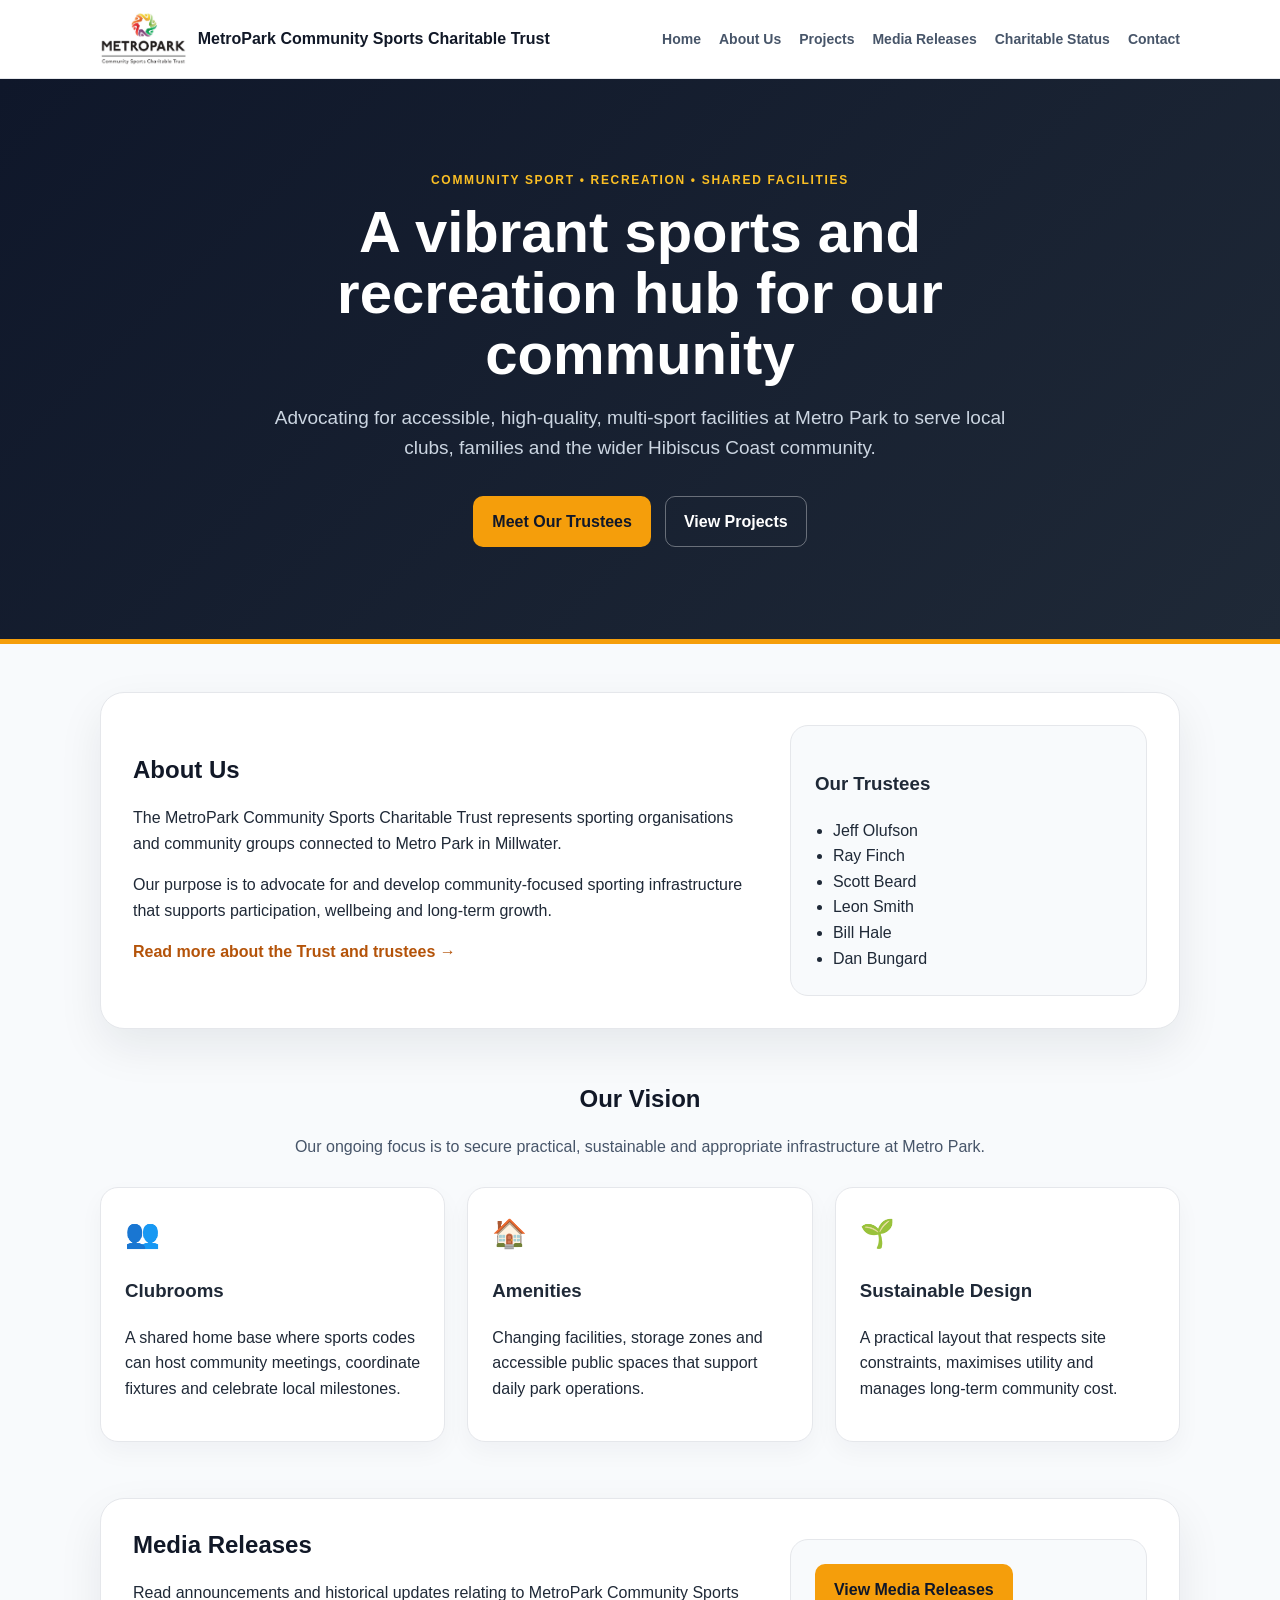
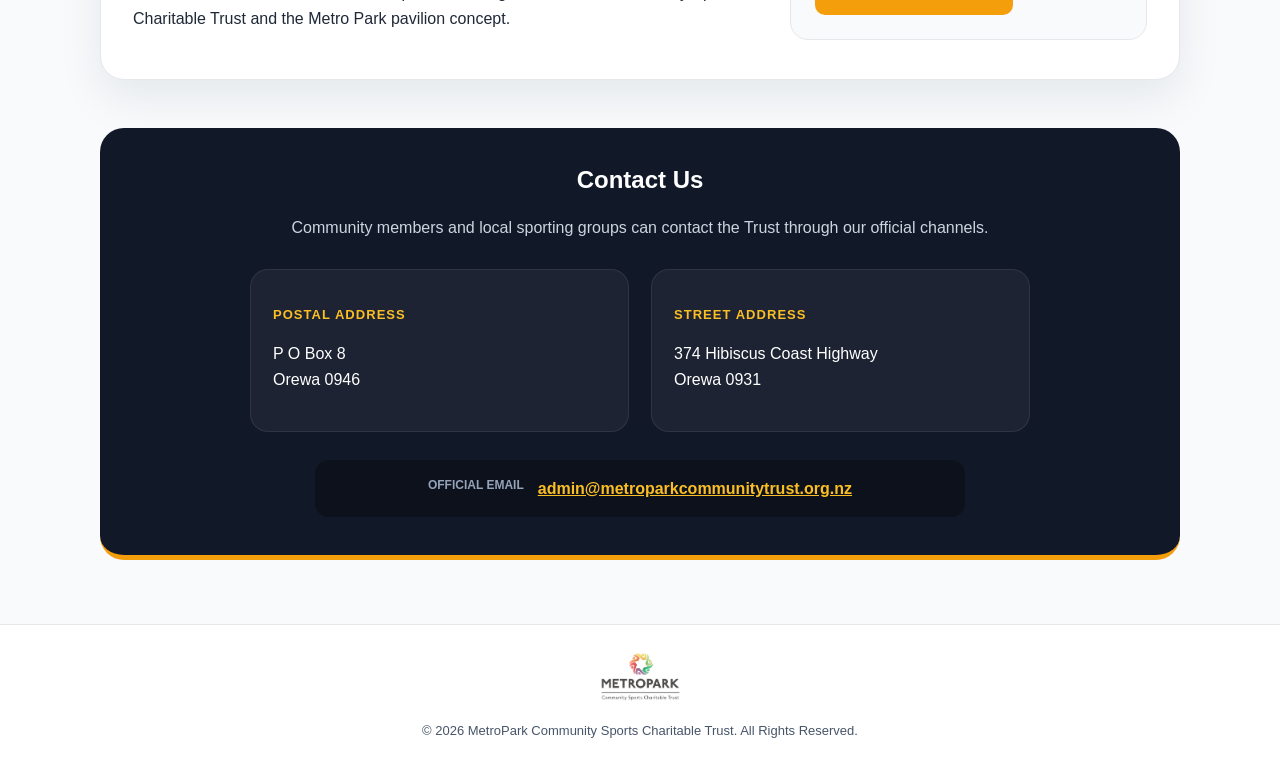
<file: index.html>
<!DOCTYPE html>
<html lang="en">
<head>
    <meta charset="UTF-8">
    <meta name="viewport" content="width=device-width, initial-scale=1.0">
    <title>MetroPark Community Sports Charitable Trust</title>
    <meta name="description" content="MetroPark Community Sports Charitable Trust">
    <link rel="stylesheet" href="style.css">
</head>
<body>
<header class="site-header">
    <div class="container header-inner">
        <a class="brand" href="index.html" aria-label="MetroPark Community Sports Charitable Trust home">
            <img src="images/logo.jpg" alt="MetroPark Community Sports Charitable Trust Logo">
            <span>MetroPark Community Sports Charitable Trust</span>
        </a>
        <nav class="site-nav" aria-label="Main navigation">
    <a href="index.html">Home</a>
    <a href="about.html">About Us</a>
    <a href="projects.html">Projects</a>
    <a href="media-releases.html">Media Releases</a>
    <a href="charity/">Charitable Status</a>
    <a href="index.html#contact">Contact</a>
</nav>
    </div>
</header>

<section class="hero">
    <div class="container hero-content">
        <p class="eyebrow">Community sport • Recreation • Shared facilities</p>
        <h1>A vibrant sports and recreation hub for our community</h1>
        <p class="lead">Advocating for accessible, high-quality, multi-sport facilities at Metro Park to serve local clubs, families and the wider Hibiscus Coast community.</p>
        <div class="hero-actions">
            <a class="button primary" href="about.html">Meet Our Trustees</a>
            <a class="button secondary" href="projects.html">View Projects</a>
        </div>
    </div>
</section>

<main class="container page-content">
    <section class="split-card" id="about">
        <div>
            <h2>About Us</h2>
            <p>The MetroPark Community Sports Charitable Trust represents sporting organisations and community groups connected to Metro Park in Millwater.</p>
            <p>Our purpose is to advocate for and develop community-focused sporting infrastructure that supports participation, wellbeing and long-term growth.</p>
            <a class="text-link" href="about.html">Read more about the Trust and trustees →</a>
        </div>
        <aside class="highlight-card">
            <h3>Our Trustees</h3>
            <ul class="clean-list">
                <li>Jeff Olufson</li>
                <li>Ray Finch</li>
                <li>Scott Beard</li>
                <li>Leon Smith</li>
                <li>Bill Hale</li>
                <li>Dan Bungard</li>
            </ul>
        </aside>
    </section>

    <section class="section" id="vision">
        <div class="section-heading">
            <h2>Our Vision</h2>
            <p>Our ongoing focus is to secure practical, sustainable and appropriate infrastructure at Metro Park.</p>
        </div>
        <div class="card-grid three">
            <article class="info-card">
                <div class="icon">👥</div>
                <h3>Clubrooms</h3>
                <p>A shared home base where sports codes can host community meetings, coordinate fixtures and celebrate local milestones.</p>
            </article>
            <article class="info-card">
                <div class="icon">🏠</div>
                <h3>Amenities</h3>
                <p>Changing facilities, storage zones and accessible public spaces that support daily park operations.</p>
            </article>
            <article class="info-card">
                <div class="icon">🌱</div>
                <h3>Sustainable Design</h3>
                <p>A practical layout that respects site constraints, maximises utility and manages long-term community cost.</p>
            </article>
        </div>
    </section>

    <section class="split-card">
        <div>
            <h2>Media Releases</h2>
            <p>Read announcements and historical updates relating to MetroPark Community Sports Charitable Trust and the Metro Park pavilion concept.</p>
        </div>
        <div class="cta-box">
            <a class="button primary" href="media-releases.html">View Media Releases</a>
        </div>
    </section>

    <section class="contact-section" id="contact">
        <div class="section-heading light">
            <h2>Contact Us</h2>
            <p>Community members and local sporting groups can contact the Trust through our official channels.</p>
        </div>
        <div class="contact-grid">
            <div>
                <h3>Postal Address</h3>
                <p>P O Box 8<br>Orewa 0946</p>
            </div>
            <div>
                <h3>Street Address</h3>
                <p>374 Hibiscus Coast Highway<br>Orewa 0931</p>
            </div>
        </div>
        <div class="email-box">
            <span>Official Email</span>
            <a href="mailto:admin@metroparkcommunitytrust.org.nz">admin@metroparkcommunitytrust.org.nz</a>
        </div>
    </section>
</main>

<footer class="site-footer">
    <div class="container footer-inner">
        <img src="images/logo.jpg" alt="MetroPark Community Sports Charitable Trust Logo">
        <p>&copy; 2026 MetroPark Community Sports Charitable Trust. All Rights Reserved.</p>
    </div>
</footer>
</body>
</html>
</file>
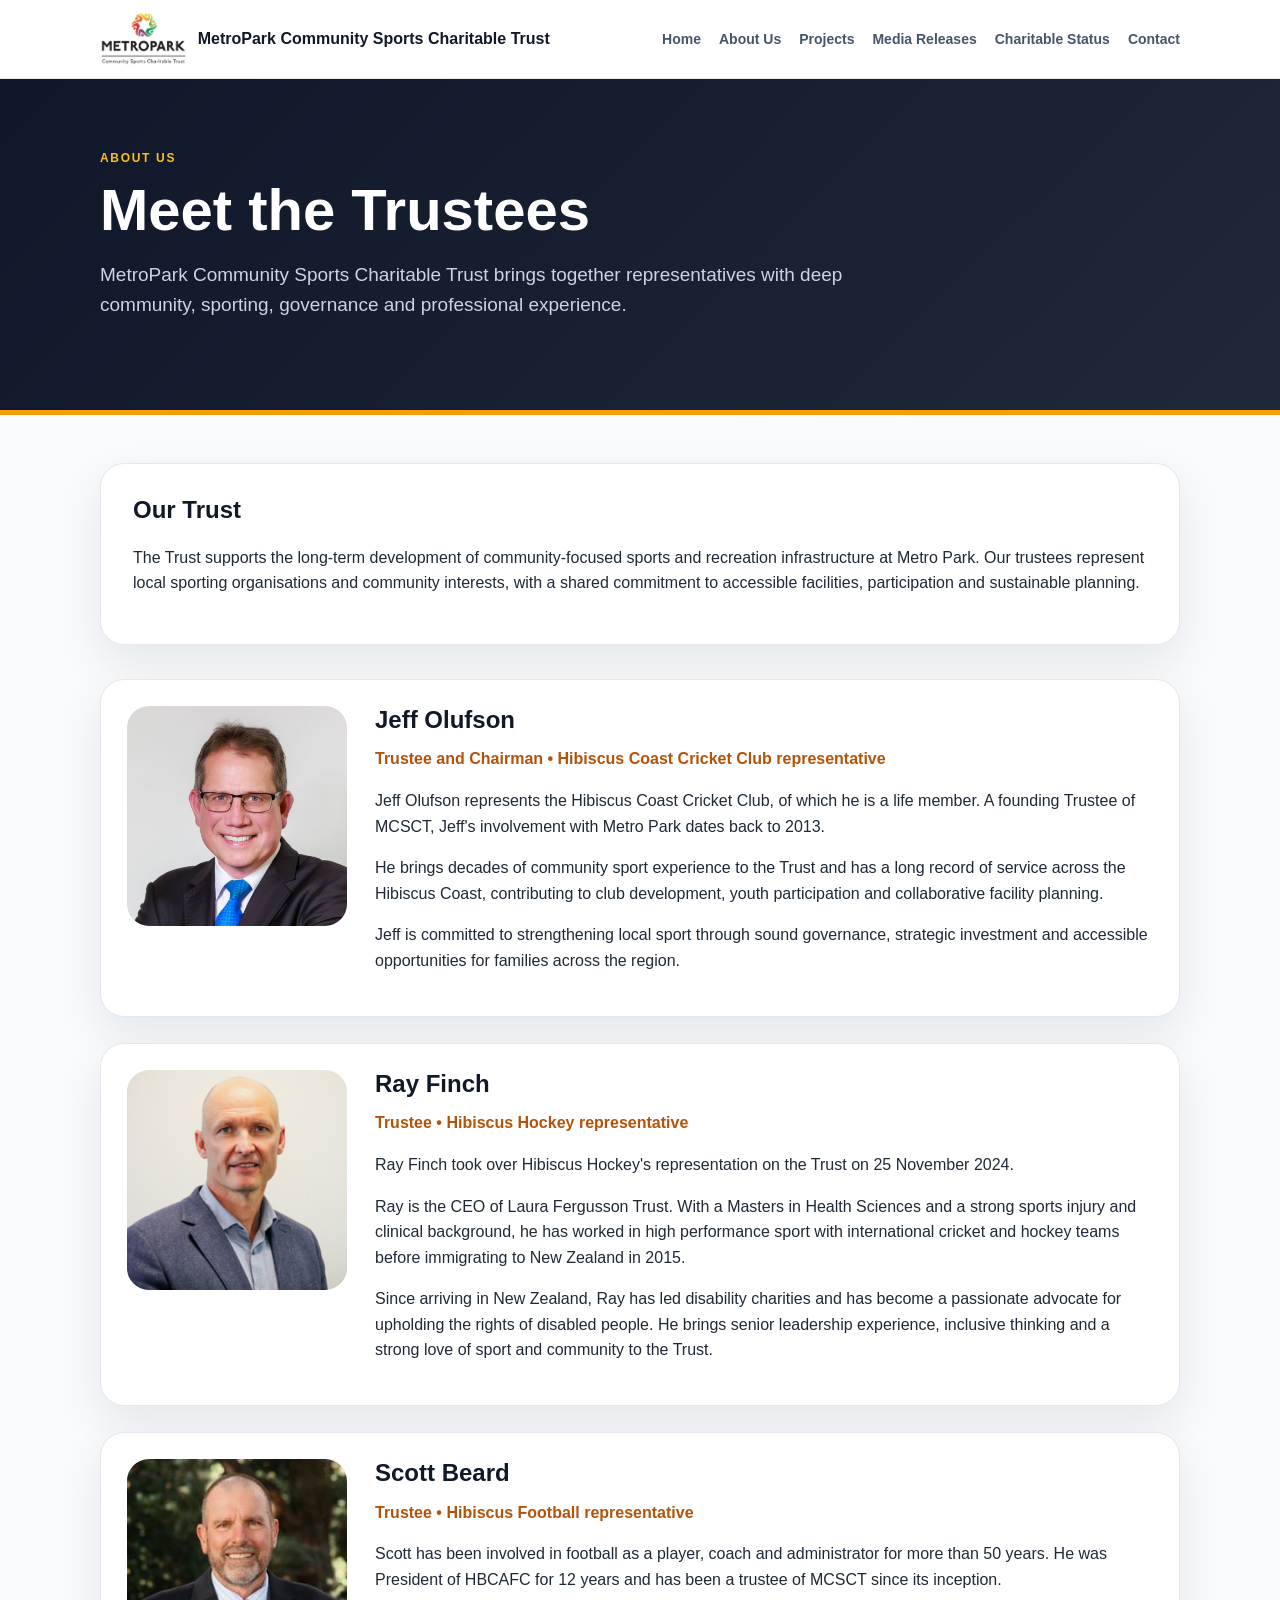
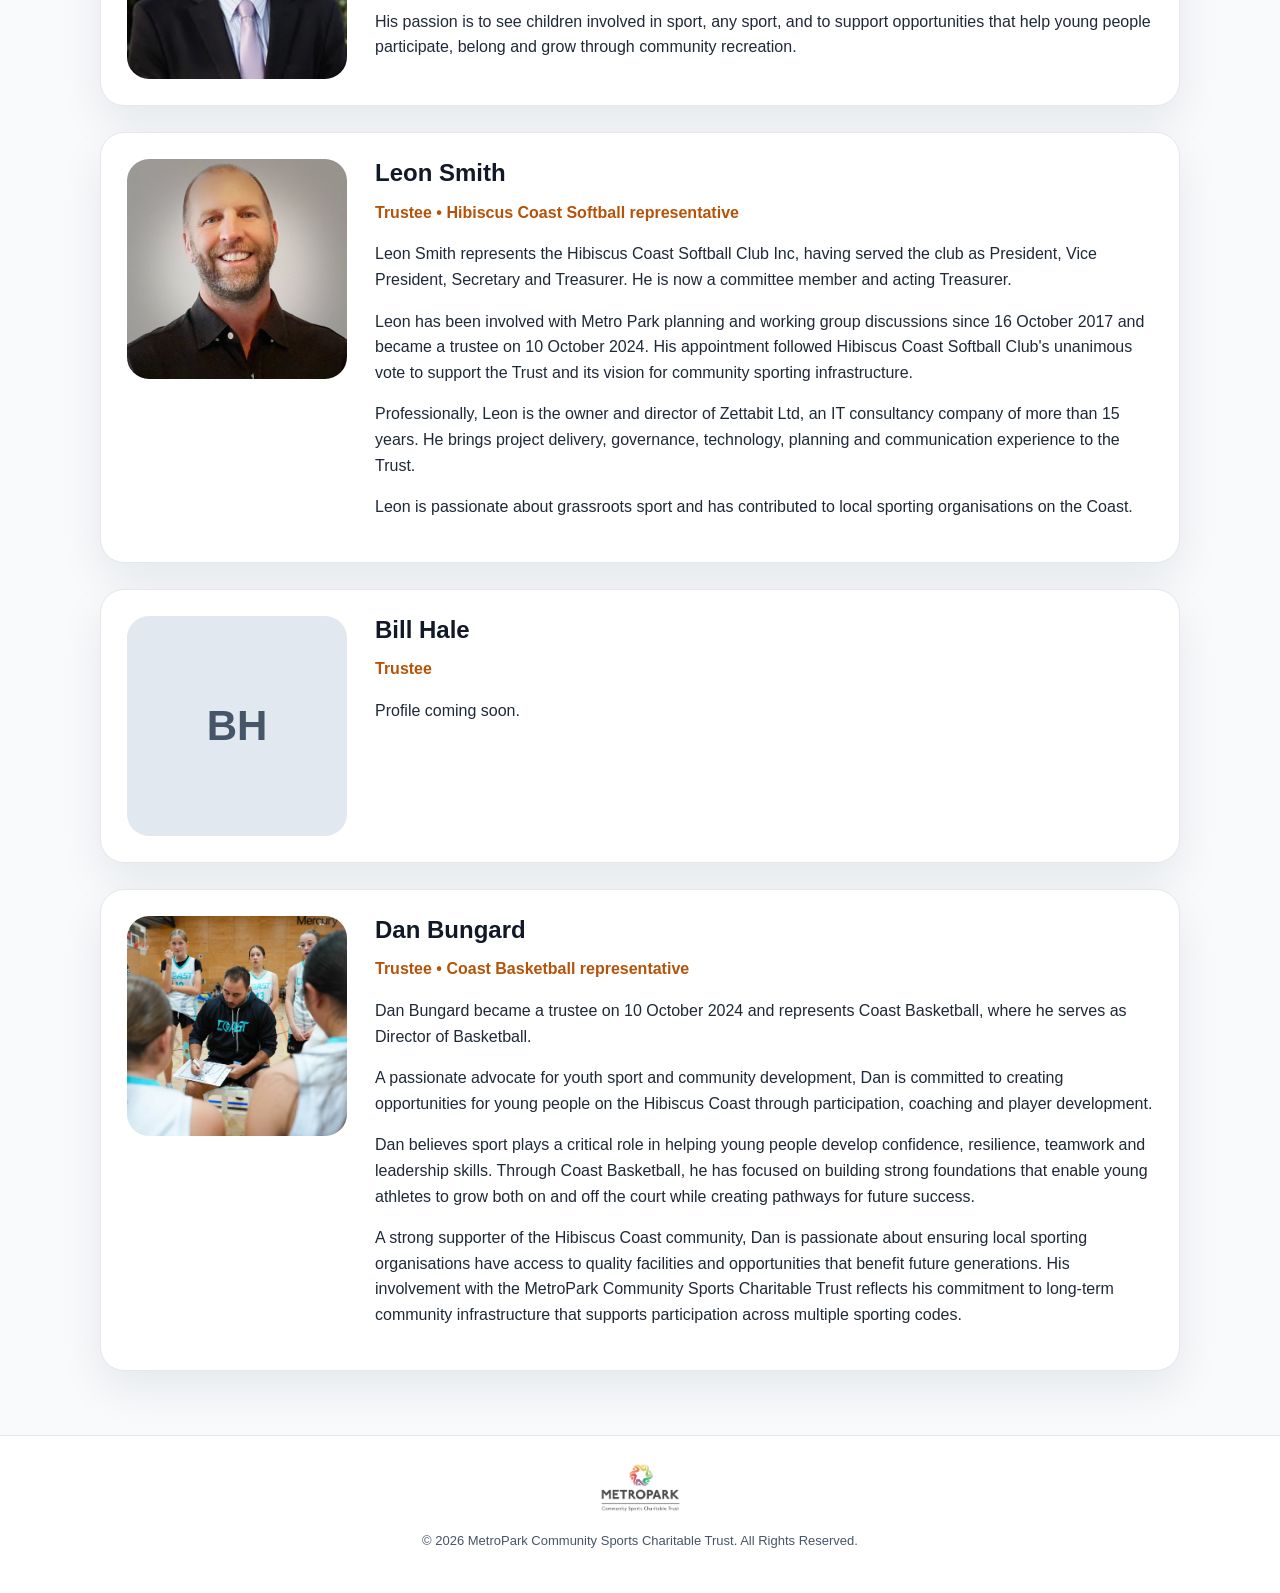
<file: about.html>
<!DOCTYPE html>
<html lang="en">
<head>
    <meta charset="UTF-8">
    <meta name="viewport" content="width=device-width, initial-scale=1.0">
    <title>About Us | MetroPark Community Sports Charitable Trust</title>
    <meta name="description" content="MetroPark Community Sports Charitable Trust">
    <link rel="stylesheet" href="style.css">
</head>
<body>
<header class="site-header">
    <div class="container header-inner">
        <a class="brand" href="index.html" aria-label="MetroPark Community Sports Charitable Trust home">
            <img src="images/logo.jpg" alt="MetroPark Community Sports Charitable Trust Logo">
            <span>MetroPark Community Sports Charitable Trust</span>
        </a>
        <nav class="site-nav" aria-label="Main navigation">
            <a href="index.html">Home</a>
            <a href="about.html">About Us</a>
            <a href="projects.html">Projects</a>
            <a href="media-releases.html">Media Releases</a>
            <a href="charity/">Charitable Status</a>
            <a href="index.html#contact">Contact</a>
        </nav>
    </div>
</header>

<section class="page-hero">
    <div class="container">
        <p class="eyebrow">About Us</p>
        <h1>Meet the Trustees</h1>
        <p class="lead">MetroPark Community Sports Charitable Trust brings together representatives with deep community, sporting, governance and professional experience.</p>
    </div>
</section>

<main class="container page-content">
    <section class="intro-card">
        <h2>Our Trust</h2>
        <p>The Trust supports the long-term development of community-focused sports and recreation infrastructure at Metro Park. Our trustees represent local sporting organisations and community interests, with a shared commitment to accessible facilities, participation and sustainable planning.</p>
    </section>

    <section class="trustee-grid">
        <article class="trustee-card">
            <img src="images/trustee-jeff-olufson.png" alt="Jeff Olufson">
            <div>
                <h2>Jeff Olufson</h2>
                <p class="role">Trustee and Chairman • Hibiscus Coast Cricket Club representative</p>
                <p>Jeff Olufson represents the Hibiscus Coast Cricket Club, of which he is a life member. A founding Trustee of MCSCT, Jeff's involvement with Metro Park dates back to 2013.</p>
                <p>He brings decades of community sport experience to the Trust and has a long record of service across the Hibiscus Coast, contributing to club development, youth participation and collaborative facility planning.</p>
                <p>Jeff is committed to strengthening local sport through sound governance, strategic investment and accessible opportunities for families across the region.</p>
            </div>
        </article>

        <article class="trustee-card">
            <img src="images/trustee-ray-finch.png" alt="Ray Finch">
            <div>
                <h2>Ray Finch</h2>
                <p class="role">Trustee • Hibiscus Hockey representative</p>
                <p>Ray Finch took over Hibiscus Hockey's representation on the Trust on 25 November 2024.</p>
                <p>Ray is the CEO of Laura Fergusson Trust. With a Masters in Health Sciences and a strong sports injury and clinical background, he has worked in high performance sport with international cricket and hockey teams before immigrating to New Zealand in 2015.</p>
                <p>Since arriving in New Zealand, Ray has led disability charities and has become a passionate advocate for upholding the rights of disabled people. He brings senior leadership experience, inclusive thinking and a strong love of sport and community to the Trust.</p>
            </div>
        </article>

        <article class="trustee-card">
            <img src="images/trustee-scott-beard.jpg" alt="Scott Beard">
            <div>
                <h2>Scott Beard</h2>
                <p class="role">Trustee • Hibiscus Football representative</p>
                <p>Scott has been involved in football as a player, coach and administrator for more than 50 years. He was President of HBCAFC for 12 years and has been a trustee of MCSCT since its inception.</p>
                <p>His passion is to see children involved in sport, any sport, and to support opportunities that help young people participate, belong and grow through community recreation.</p>
            </div>
        </article>

        <article class="trustee-card">
            <img src="images/trustee-leon-smith.jpg" alt="Leon Smith">
            <div>
                <h2>Leon Smith</h2>
                <p class="role">Trustee • Hibiscus Coast Softball representative</p>
                <p>Leon Smith represents the Hibiscus Coast Softball Club Inc, having served the club as President, Vice President, Secretary and Treasurer. He is now a committee member and acting Treasurer.</p>
                <p>Leon has been involved with Metro Park planning and working group discussions since 16 October 2017 and became a trustee on 10 October 2024. His appointment followed Hibiscus Coast Softball Club's unanimous vote to support the Trust and its vision for community sporting infrastructure.</p>
                <p>Professionally, Leon is the owner and director of Zettabit Ltd, an IT consultancy company of more than 15 years. He brings project delivery, governance, technology, planning and communication experience to the Trust.</p>
                <p>Leon is passionate about grassroots sport and has contributed to local sporting organisations on the Coast.</p>
            </div>
        </article>

        <article class="trustee-card placeholder-card">
            <div class="photo-placeholder">BH</div>
            <div>
                <h2>Bill Hale</h2>
                <p class="role">Trustee</p>
                <p>Profile coming soon.</p>
            </div>
        </article>

        <article class="trustee-card">
            <img src="images/trustee-dan-bungard.png" alt="Dan Bungard">
            <div>
                <h2>Dan Bungard</h2>
                <p class="role">Trustee • Coast Basketball representative</p>
                <p>Dan Bungard became a trustee on 10 October 2024 and represents Coast Basketball, where he serves as Director of Basketball.</p>
                <p>A passionate advocate for youth sport and community development, Dan is committed to creating opportunities for young people on the Hibiscus Coast through participation, coaching and player development.</p>
                <p>Dan believes sport plays a critical role in helping young people develop confidence, resilience, teamwork and leadership skills. Through Coast Basketball, he has focused on building strong foundations that enable young athletes to grow both on and off the court while creating pathways for future success.</p>
                <p>A strong supporter of the Hibiscus Coast community, Dan is passionate about ensuring local sporting organisations have access to quality facilities and opportunities that benefit future generations. His involvement with the MetroPark Community Sports Charitable Trust reflects his commitment to long-term community infrastructure that supports participation across multiple sporting codes.</p>
            </div>
        </article>
    </section>
</main>

<footer class="site-footer">
    <div class="container footer-inner">
        <img src="images/logo.jpg" alt="MetroPark Community Sports Charitable Trust Logo">
        <p>&copy; 2026 MetroPark Community Sports Charitable Trust. All Rights Reserved.</p>
    </div>
</footer>
</body>
</html>
</file>
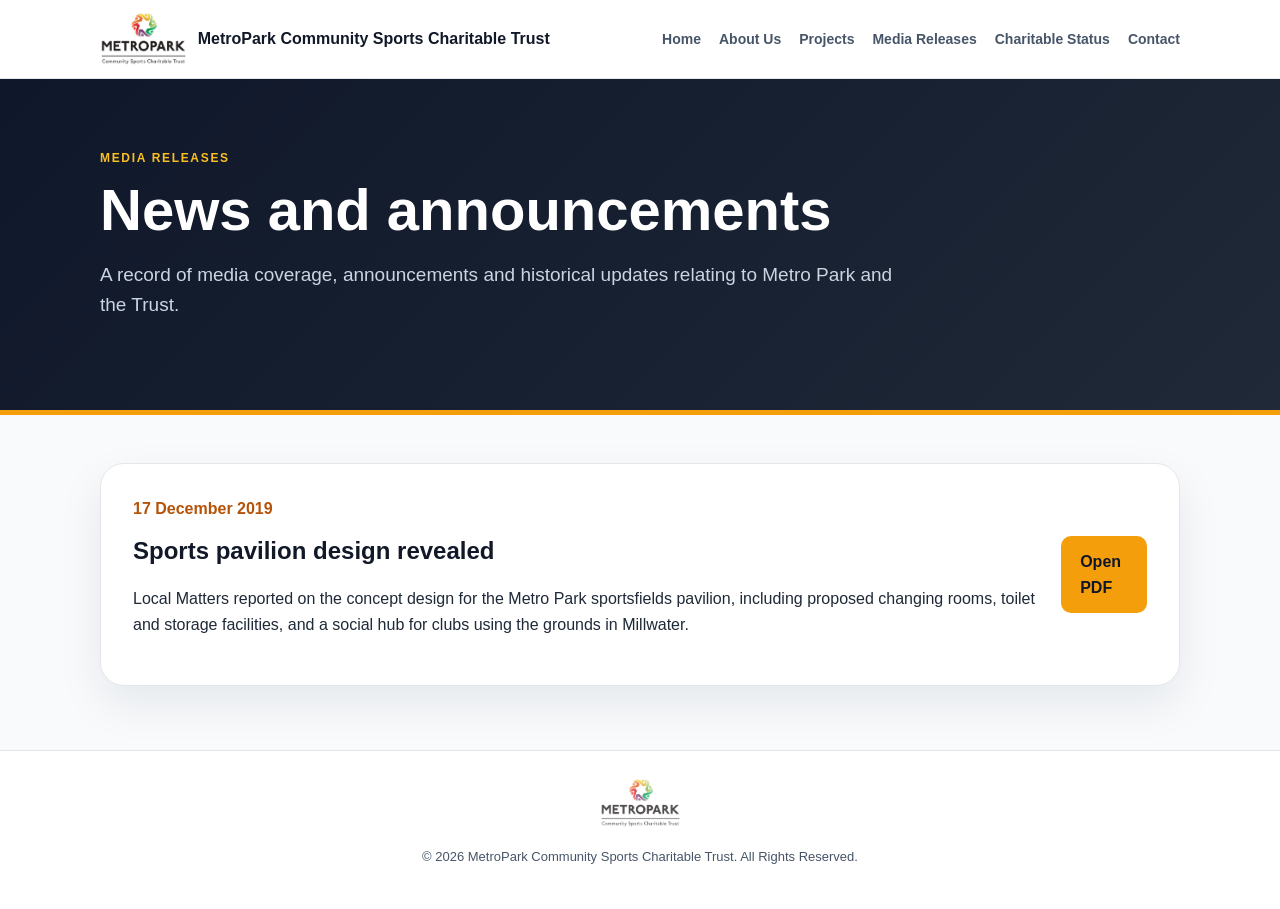
<file: media-releases.html>
<!DOCTYPE html>
<html lang="en">
<head>
    <meta charset="UTF-8">
    <meta name="viewport" content="width=device-width, initial-scale=1.0">
    <title>Media Releases | MetroPark Community Sports Charitable Trust</title>
    <meta name="description" content="MetroPark Community Sports Charitable Trust">
    <link rel="stylesheet" href="style.css">
</head>
<body>
<header class="site-header">
    <div class="container header-inner">
        <a class="brand" href="index.html" aria-label="MetroPark Community Sports Charitable Trust home">
            <img src="images/logo.jpg" alt="MetroPark Community Sports Charitable Trust Logo">
            <span>MetroPark Community Sports Charitable Trust</span>
        </a>
        <nav class="site-nav" aria-label="Main navigation">
    <a href="index.html">Home</a>
    <a href="about.html">About Us</a>
    <a href="projects.html">Projects</a>
    <a href="media-releases.html">Media Releases</a>
    <a href="charity/">Charitable Status</a>
    <a href="index.html#contact">Contact</a>
</nav>
    </div>
</header>

<section class="page-hero">
    <div class="container">
        <p class="eyebrow">Media Releases</p>
        <h1>News and announcements</h1>
        <p class="lead">A record of media coverage, announcements and historical updates relating to Metro Park and the Trust.</p>
    </div>
</section>

<main class="container page-content">
    <section class="release-list">
        <article class="release-card">
            <div>
                <p class="date">17 December 2019</p>
                <h2>Sports pavilion design revealed</h2>
                <p>Local Matters reported on the concept design for the Metro Park sportsfields pavilion, including proposed changing rooms, toilet and storage facilities, and a social hub for clubs using the grounds in Millwater.</p>
            </div>
            <a class="button primary" href="documents/media-releases/media-release-sports-pavilion-design-revealed-2019.pdf" target="_blank" rel="noopener">Open PDF</a>
        </article>
    </section>
</main>

<footer class="site-footer">
    <div class="container footer-inner">
        <img src="images/logo.jpg" alt="MetroPark Community Sports Charitable Trust Logo">
        <p>&copy; 2026 MetroPark Community Sports Charitable Trust. All Rights Reserved.</p>
    </div>
</footer>
</body>
</html>
</file>
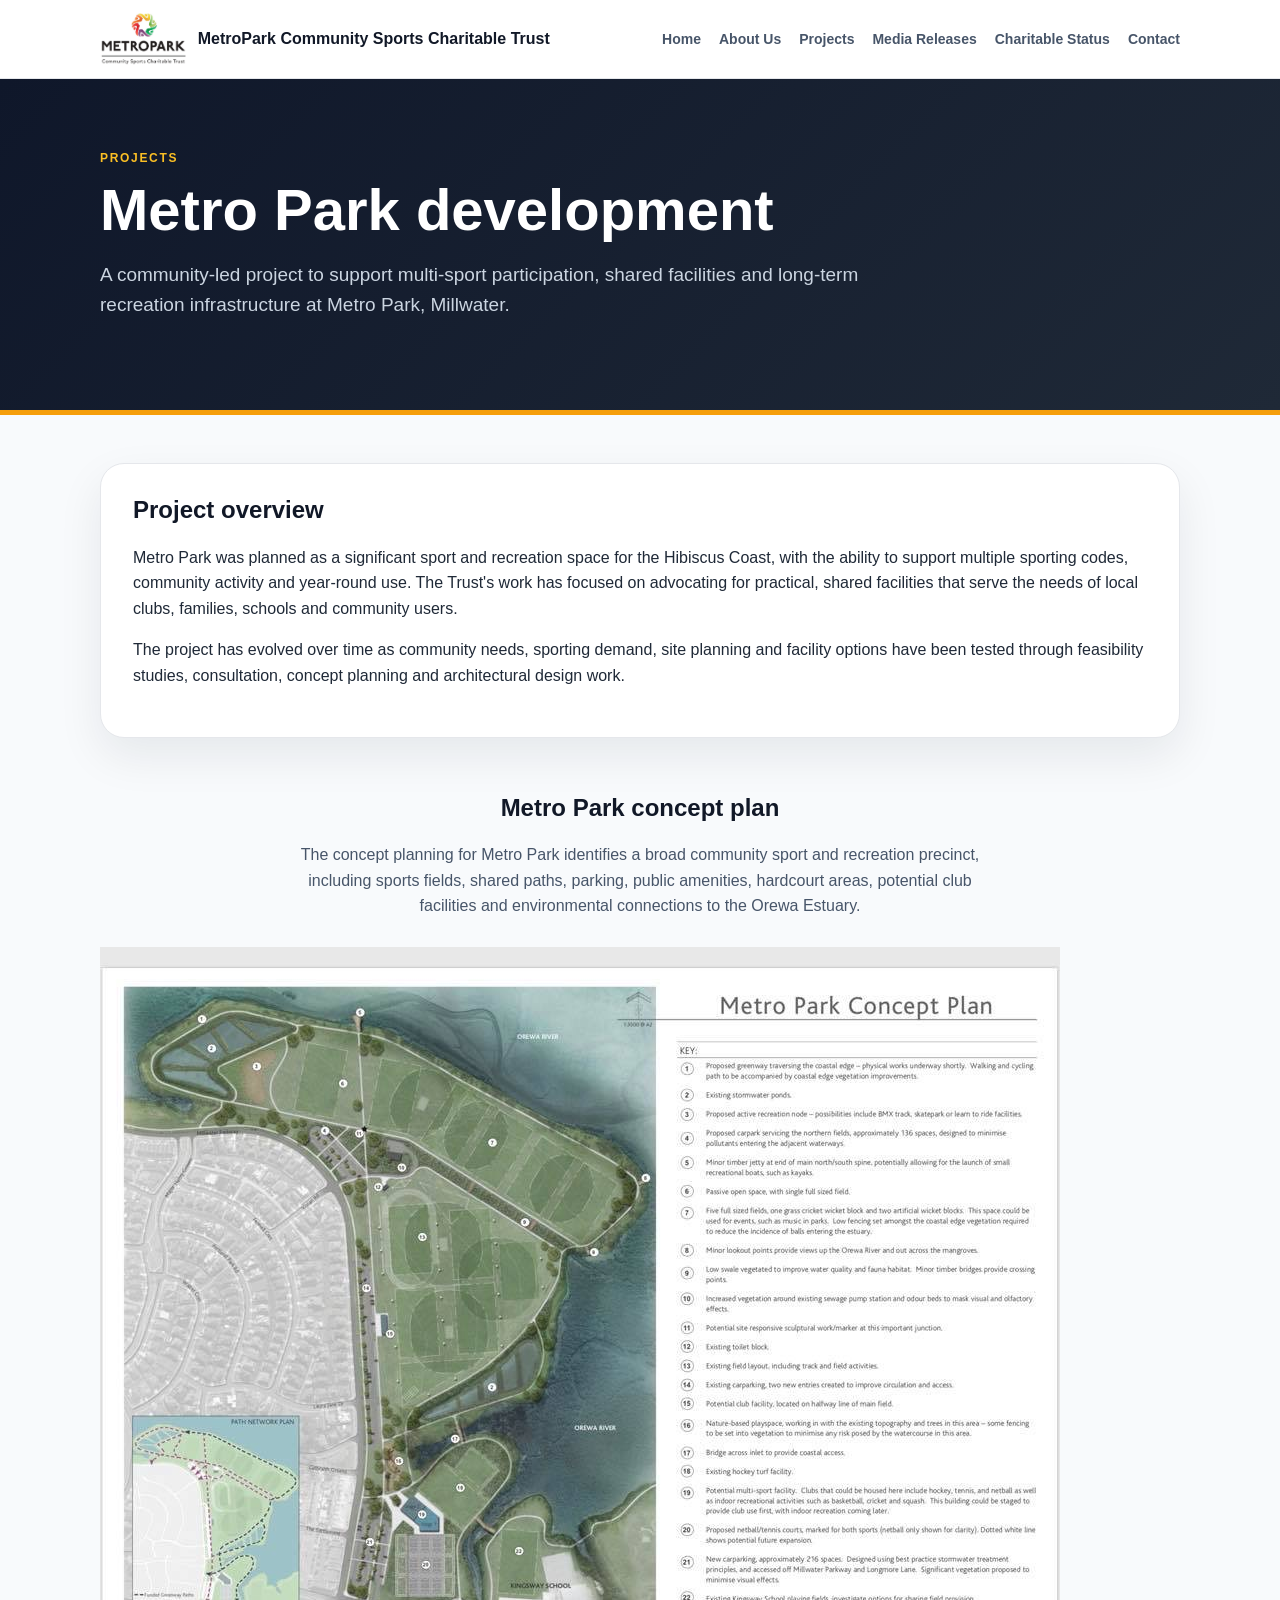
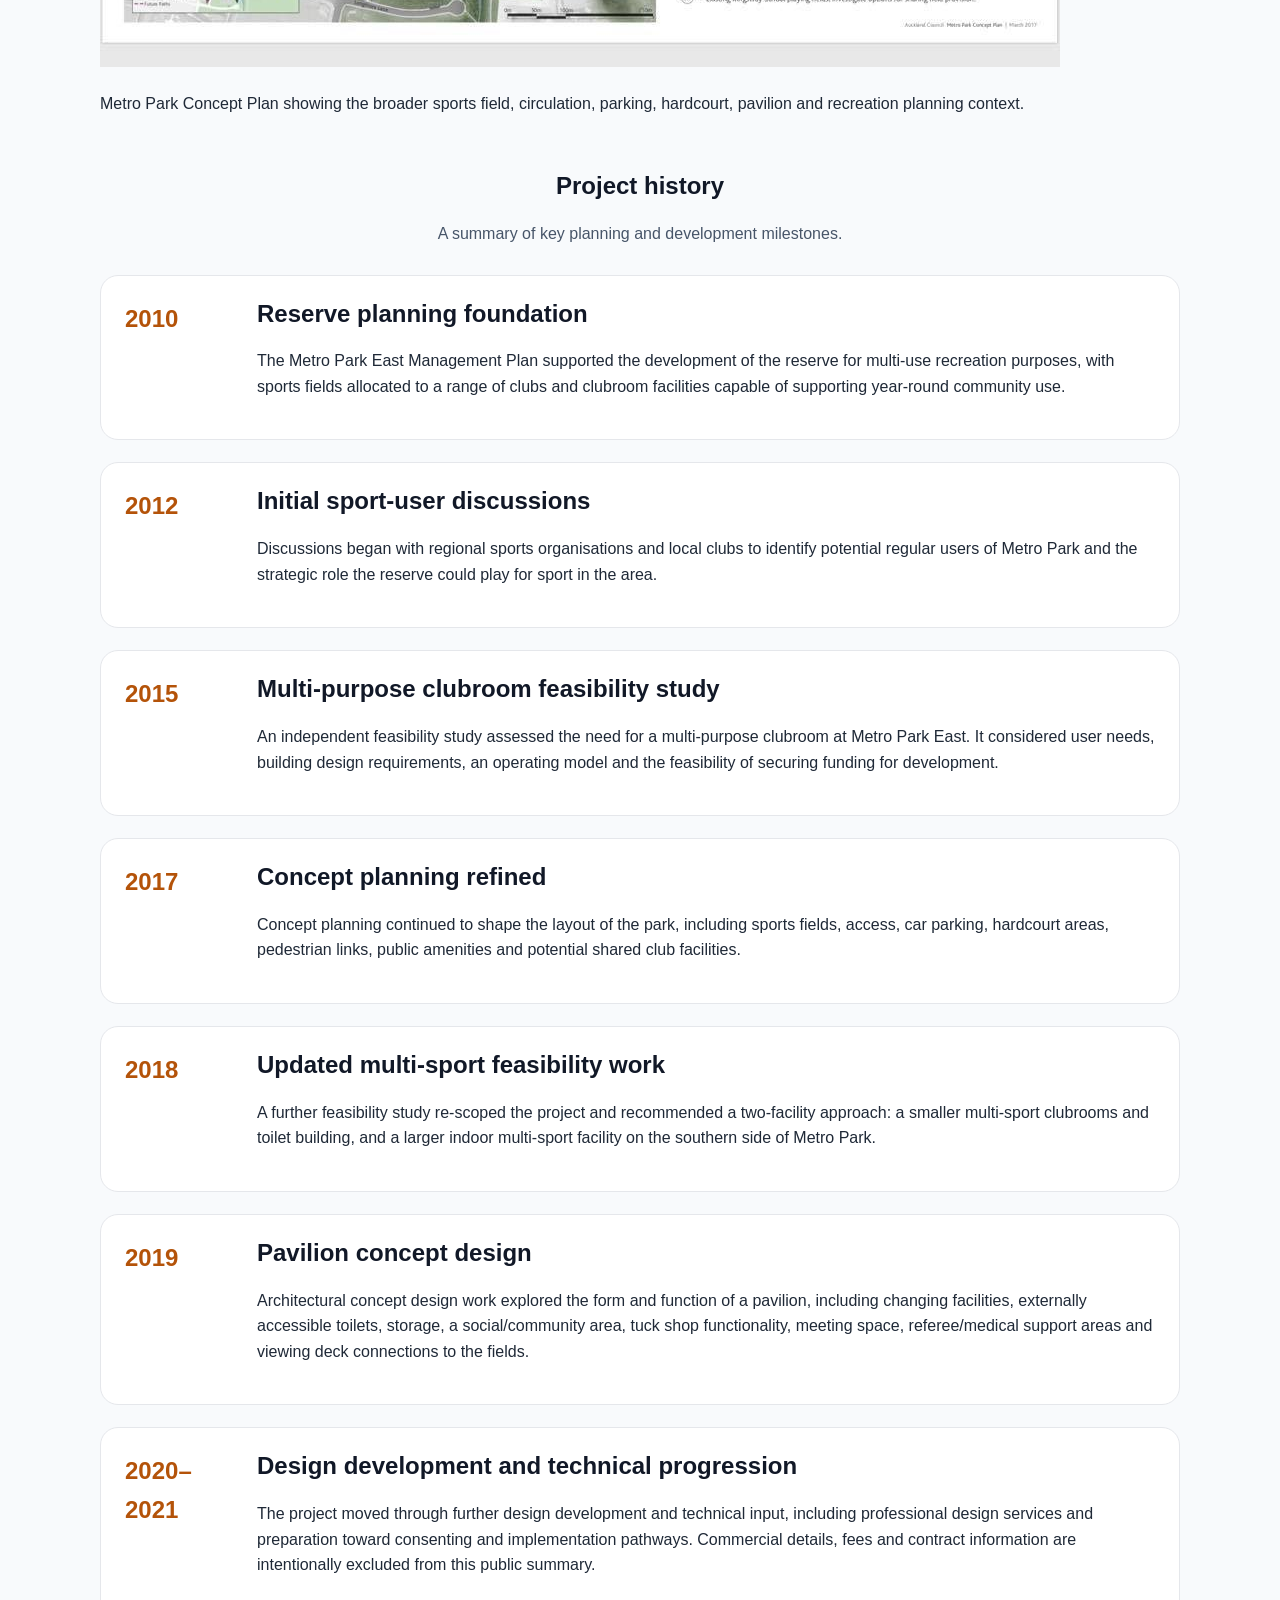
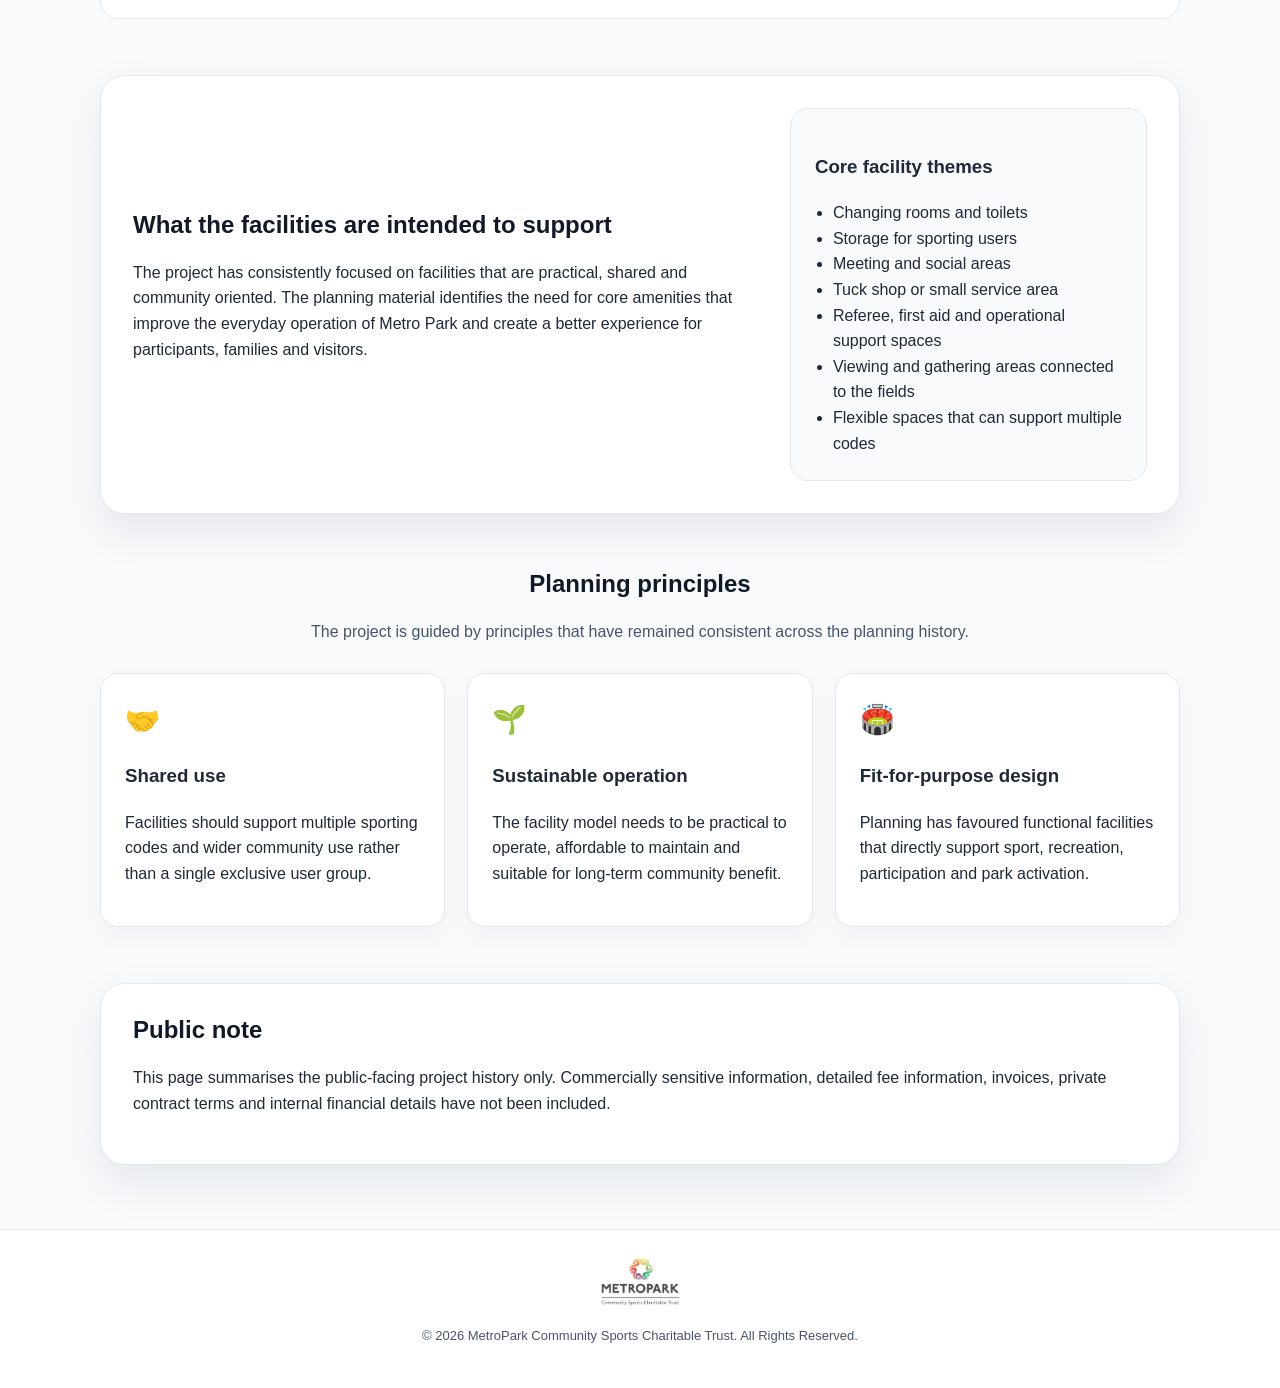
<file: projects.html>
<!DOCTYPE html>
<html lang="en">
<head>
    <meta charset="UTF-8">
    <meta name="viewport" content="width=device-width, initial-scale=1.0">
    <title>Projects | MetroPark Community Sports Charitable Trust</title>
    <meta name="description" content="MetroPark Community Sports Charitable Trust projects and Metro Park development history">
    <link rel="stylesheet" href="style.css">
</head>
<body>
<header class="site-header">
    <div class="container header-inner">
        <a class="brand" href="index.html" aria-label="MetroPark Community Sports Charitable Trust home">
            <img src="images/logo.jpg" alt="MetroPark Community Sports Charitable Trust Logo">
            <span>MetroPark Community Sports Charitable Trust</span>
        </a>
        <nav class="site-nav" aria-label="Main navigation">
            <a href="index.html">Home</a>
            <a href="about.html">About Us</a>
            <a href="projects.html">Projects</a>
            <a href="media-releases.html">Media Releases</a>
            <a href="charity/">Charitable Status</a>
            <a href="index.html#contact">Contact</a>
        </nav>
    </div>
</header>

<section class="page-hero">
    <div class="container">
        <p class="eyebrow">Projects</p>
        <h1>Metro Park development</h1>
        <p class="lead">A community-led project to support multi-sport participation, shared facilities and long-term recreation infrastructure at Metro Park, Millwater.</p>
    </div>
</section>

<main class="container page-content">

    <section class="intro-card">
        <h2>Project overview</h2>
        <p>
            Metro Park was planned as a significant sport and recreation space for the Hibiscus Coast,
            with the ability to support multiple sporting codes, community activity and year-round use.
            The Trust's work has focused on advocating for practical, shared facilities that serve the
            needs of local clubs, families, schools and community users.
        </p>
        <p>
            The project has evolved over time as community needs, sporting demand, site planning and
            facility options have been tested through feasibility studies, consultation, concept planning
            and architectural design work.
        </p>
    </section>

    <section class="section">
        <div class="section-heading">
            <h2>Metro Park concept plan</h2>
            <p>
                The concept planning for Metro Park identifies a broad community sport and recreation
                precinct, including sports fields, shared paths, parking, public amenities, hardcourt areas,
                potential club facilities and environmental connections to the Orewa Estuary.
            </p>
        </div>

        <div class="project-image-card">
            <img src="images/metro-park-concept-plan.jpg" alt="Metro Park Concept Plan">
            <p class="caption">
                Metro Park Concept Plan showing the broader sports field, circulation, parking, hardcourt,
                pavilion and recreation planning context.
            </p>
        </div>
    </section>

    <section class="section">
        <div class="section-heading">
            <h2>Project history</h2>
            <p>A summary of key planning and development milestones.</p>
        </div>

        <div class="timeline">
            <article>
                <span>2010</span>
                <div>
                    <h2>Reserve planning foundation</h2>
                    <p>
                        The Metro Park East Management Plan supported the development of the reserve for
                        multi-use recreation purposes, with sports fields allocated to a range of clubs and
                        clubroom facilities capable of supporting year-round community use.
                    </p>
                </div>
            </article>

            <article>
                <span>2012</span>
                <div>
                    <h2>Initial sport-user discussions</h2>
                    <p>
                        Discussions began with regional sports organisations and local clubs to identify
                        potential regular users of Metro Park and the strategic role the reserve could play
                        for sport in the area.
                    </p>
                </div>
            </article>

            <article>
                <span>2015</span>
                <div>
                    <h2>Multi-purpose clubroom feasibility study</h2>
                    <p>
                        An independent feasibility study assessed the need for a multi-purpose clubroom
                        at Metro Park East. It considered user needs, building design requirements,
                        an operating model and the feasibility of securing funding for development.
                    </p>
                </div>
            </article>

            <article>
                <span>2017</span>
                <div>
                    <h2>Concept planning refined</h2>
                    <p>
                        Concept planning continued to shape the layout of the park, including sports fields,
                        access, car parking, hardcourt areas, pedestrian links, public amenities and potential
                        shared club facilities.
                    </p>
                </div>
            </article>

            <article>
                <span>2018</span>
                <div>
                    <h2>Updated multi-sport feasibility work</h2>
                    <p>
                        A further feasibility study re-scoped the project and recommended a two-facility
                        approach: a smaller multi-sport clubrooms and toilet building, and a larger indoor
                        multi-sport facility on the southern side of Metro Park.
                    </p>
                </div>
            </article>

            <article>
                <span>2019</span>
                <div>
                    <h2>Pavilion concept design</h2>
                    <p>
                        Architectural concept design work explored the form and function of a pavilion,
                        including changing facilities, externally accessible toilets, storage, a social/community
                        area, tuck shop functionality, meeting space, referee/medical support areas and
                        viewing deck connections to the fields.
                    </p>
                </div>
            </article>

            <article>
                <span>2020–2021</span>
                <div>
                    <h2>Design development and technical progression</h2>
                    <p>
                        The project moved through further design development and technical input, including
                        professional design services and preparation toward consenting and implementation
                        pathways. Commercial details, fees and contract information are intentionally excluded
                        from this public summary.
                    </p>
                </div>
            </article>
        </div>
    </section>

    <section class="split-card">
        <div>
            <h2>What the facilities are intended to support</h2>
            <p>
                The project has consistently focused on facilities that are practical, shared and community
                oriented. The planning material identifies the need for core amenities that improve the
                everyday operation of Metro Park and create a better experience for participants, families
                and visitors.
            </p>
        </div>
        <aside class="highlight-card">
            <h3>Core facility themes</h3>
            <ul class="clean-list">
                <li>Changing rooms and toilets</li>
                <li>Storage for sporting users</li>
                <li>Meeting and social areas</li>
                <li>Tuck shop or small service area</li>
                <li>Referee, first aid and operational support spaces</li>
                <li>Viewing and gathering areas connected to the fields</li>
                <li>Flexible spaces that can support multiple codes</li>
            </ul>
        </aside>
    </section>

    <section class="section">
        <div class="section-heading">
            <h2>Planning principles</h2>
            <p>The project is guided by principles that have remained consistent across the planning history.</p>
        </div>

        <div class="card-grid three">
            <article class="info-card">
                <div class="icon">🤝</div>
                <h3>Shared use</h3>
                <p>Facilities should support multiple sporting codes and wider community use rather than a single exclusive user group.</p>
            </article>

            <article class="info-card">
                <div class="icon">🌱</div>
                <h3>Sustainable operation</h3>
                <p>The facility model needs to be practical to operate, affordable to maintain and suitable for long-term community benefit.</p>
            </article>

            <article class="info-card">
                <div class="icon">🏟️</div>
                <h3>Fit-for-purpose design</h3>
                <p>Planning has favoured functional facilities that directly support sport, recreation, participation and park activation.</p>
            </article>
        </div>
    </section>

    <section class="intro-card">
        <h2>Public note</h2>
        <p>
            This page summarises the public-facing project history only. Commercially sensitive information,
            detailed fee information, invoices, private contract terms and internal financial details have not
            been included.
        </p>
    </section>

</main>

<footer class="site-footer">
    <div class="container footer-inner">
        <img src="images/logo.jpg" alt="MetroPark Community Sports Charitable Trust Logo">
        <p>&copy; 2026 MetroPark Community Sports Charitable Trust. All Rights Reserved.</p>
    </div>
</footer>
</body>
</html>
</file>
<file: style.css>
:root {
    --slate-950: #0f172a;
    --slate-900: #111827;
    --slate-800: #1f2937;
    --slate-700: #334155;
    --slate-600: #475569;
    --slate-100: #f1f5f9;
    --amber-500: #f59e0b;
    --amber-400: #fbbf24;
    --white: #ffffff;
    --border: #e5e7eb;
    --shadow: 0 18px 45px rgba(15, 23, 42, 0.08);
}

* { box-sizing: border-box; }

body {
    margin: 0;
    font-family: Arial, Helvetica, sans-serif;
    background: #f8fafc;
    color: var(--slate-800);
    line-height: 1.6;
}

a { color: inherit; }

.container {
    max-width: 1120px;
    margin: 0 auto;
    padding: 0 20px;
}

.site-header {
    background: rgba(255,255,255,0.96);
    border-bottom: 1px solid var(--border);
    position: sticky;
    top: 0;
    z-index: 10;
    backdrop-filter: blur(10px);
}

.header-inner {
    min-height: 78px;
    display: flex;
    align-items: center;
    justify-content: space-between;
    gap: 24px;
}

.brand {
    display: flex;
    align-items: center;
    gap: 12px;
    text-decoration: none;
    font-weight: 800;
    color: var(--slate-900);
}

.brand img {
    height: 52px;
    width: auto;
    object-fit: contain;
}

.site-nav {
    display: flex;
    flex-wrap: wrap;
    gap: 18px;
    font-size: 14px;
    font-weight: 700;
    color: var(--slate-600);
}

.site-nav a {
    text-decoration: none;
}

.site-nav a:hover {
    color: var(--amber-500);
}

.hero,
.page-hero {
    background: linear-gradient(135deg, #0f172a, #1f2937);
    color: white;
    border-bottom: 5px solid var(--amber-500);
}

.hero {
    padding: 92px 0;
    text-align: center;
}

.page-hero {
    padding: 70px 0;
}

.hero-content {
    max-width: 780px;
}

.eyebrow {
    text-transform: uppercase;
    letter-spacing: 0.14em;
    font-size: 12px;
    font-weight: 800;
    color: var(--amber-400);
    margin: 0 0 12px;
}

h1 {
    font-size: clamp(36px, 6vw, 58px);
    line-height: 1.05;
    margin: 0 0 18px;
}

h2 {
    color: var(--slate-900);
    margin-top: 0;
    line-height: 1.2;
}

.page-hero h2,
.hero h2,
.page-hero h1,
.hero h1 {
    color: white;
}

.lead {
    font-size: 19px;
    color: #cbd5e1;
    max-width: 820px;
}

.hero .lead {
    margin: 0 auto 32px;
}

.hero-actions {
    display: flex;
    justify-content: center;
    gap: 14px;
    flex-wrap: wrap;
}

.button {
    display: inline-block;
    text-decoration: none;
    border-radius: 10px;
    padding: 12px 18px;
    font-weight: 800;
    border: 1px solid transparent;
}

.button.primary {
    background: var(--amber-500);
    color: var(--slate-950);
}

.button.primary:hover {
    background: var(--amber-400);
}

.button.secondary {
    background: transparent;
    color: white;
    border-color: rgba(255,255,255,0.35);
}

.page-content {
    padding-top: 48px;
    padding-bottom: 64px;
}

.split-card,
.intro-card,
.release-card {
    background: white;
    border: 1px solid var(--border);
    border-radius: 24px;
    box-shadow: var(--shadow);
    padding: 32px;
}

.split-card {
    display: grid;
    grid-template-columns: 1.4fr 0.8fr;
    gap: 32px;
    align-items: center;
    margin-bottom: 48px;
}

.highlight-card,
.cta-box {
    background: #f8fafc;
    border: 1px solid var(--border);
    border-radius: 18px;
    padding: 24px;
}

.clean-list {
    padding-left: 18px;
    margin: 0;
}

.text-link {
    color: #b45309;
    font-weight: 800;
    text-decoration: none;
}

.section {
    margin: 56px 0;
}

.section-heading {
    text-align: center;
    max-width: 720px;
    margin: 0 auto 28px;
}

.section-heading p {
    color: var(--slate-600);
}

.card-grid {
    display: grid;
    gap: 22px;
}

.card-grid.three {
    grid-template-columns: repeat(3, 1fr);
}

.info-card {
    background: white;
    border: 1px solid var(--border);
    border-radius: 18px;
    padding: 24px;
    box-shadow: 0 10px 24px rgba(15,23,42,0.04);
}

.icon {
    font-size: 28px;
}

.contact-section {
    background: var(--slate-900);
    color: white;
    border-radius: 24px;
    border-bottom: 5px solid var(--amber-500);
    padding: 38px;
}

.section-heading.light h2 {
    color: white;
}

.section-heading.light p {
    color: #cbd5e1;
}

.contact-grid {
    display: grid;
    grid-template-columns: repeat(2, 1fr);
    gap: 22px;
    max-width: 780px;
    margin: 0 auto;
}

.contact-grid > div {
    background: rgba(255,255,255,0.05);
    border: 1px solid rgba(255,255,255,0.08);
    border-radius: 18px;
    padding: 22px;
}

.contact-grid h3 {
    color: var(--amber-400);
    font-size: 13px;
    text-transform: uppercase;
    letter-spacing: 0.08em;
}

.email-box {
    margin: 28px auto 0;
    max-width: 650px;
    display: flex;
    justify-content: center;
    gap: 14px;
    flex-wrap: wrap;
    background: rgba(0,0,0,0.28);
    border-radius: 14px;
    padding: 16px;
}

.email-box span {
    color: #94a3b8;
    font-weight: 800;
    text-transform: uppercase;
    font-size: 12px;
}

.email-box a {
    color: var(--amber-400);
    font-weight: 800;
}

.trustee-grid {
    display: grid;
    gap: 26px;
    margin-top: 34px;
}

.trustee-card {
    display: grid;
    grid-template-columns: 220px 1fr;
    gap: 28px;
    background: white;
    border: 1px solid var(--border);
    border-radius: 24px;
    padding: 26px;
    box-shadow: var(--shadow);
}

.trustee-card img,
.photo-placeholder {
    width: 220px;
    height: 220px;
    border-radius: 22px;
    object-fit: cover;
    background: #e2e8f0;
}

.photo-placeholder {
    display: flex;
    align-items: center;
    justify-content: center;
    font-size: 42px;
    font-weight: 900;
    color: var(--slate-600);
}

.role {
    color: #b45309;
    font-weight: 800;
    margin-top: -8px;
}

.release-list {
    display: grid;
    gap: 22px;
}

.release-card {
    display: flex;
    align-items: center;
    justify-content: space-between;
    gap: 24px;
}

.release-card .date {
    color: #b45309;
    font-weight: 800;
    margin-top: 0;
}

.timeline {
    display: grid;
    gap: 22px;
    margin-top: 28px;
}

.timeline article {
    display: grid;
    grid-template-columns: 110px 1fr;
    gap: 22px;
    background: white;
    border: 1px solid var(--border);
    border-radius: 18px;
    padding: 24px;
}

.timeline span {
    font-size: 24px;
    font-weight: 900;
    color: #b45309;
}

.site-footer {
    background: white;
    border-top: 1px solid var(--border);
    padding: 28px 0;
    color: var(--slate-600);
    font-size: 13px;
}

.footer-inner {
    text-align: center;
}

.footer-inner img {
    height: 48px;
    opacity: 0.8;
}

@media (max-width: 820px) {
    .header-inner {
        flex-direction: column;
        padding: 16px 20px;
    }

    .site-nav {
        justify-content: center;
    }

    .split-card,
    .card-grid.three,
    .contact-grid,
    .trustee-card,
    .timeline article {
        grid-template-columns: 1fr;
    }

    .trustee-card img,
    .photo-placeholder {
        width: 100%;
        height: auto;
        min-height: 260px;
    }

    .release-card {
        align-items: flex-start;
        flex-direction: column;
    }
}
</file>
